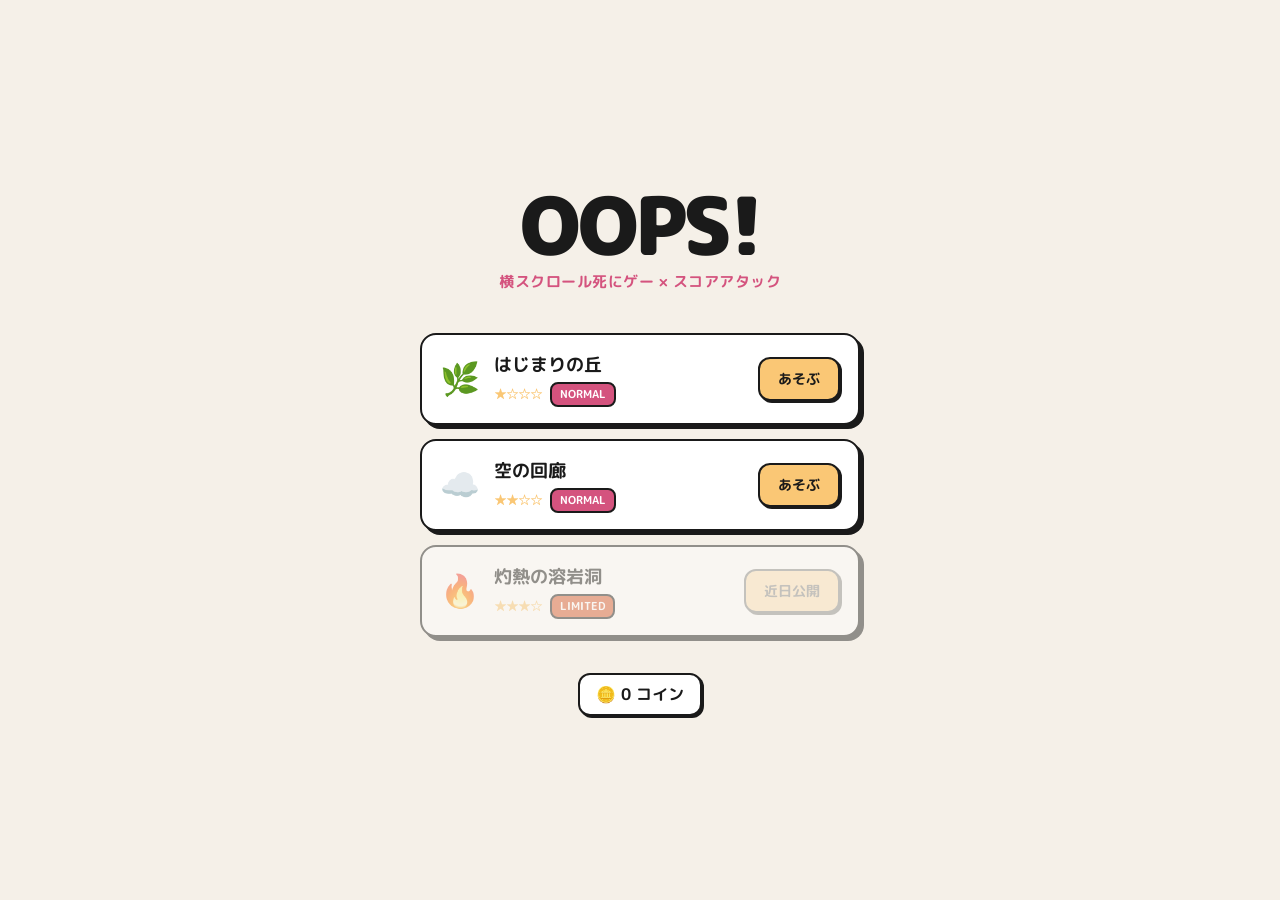
<file: index.html>
<!DOCTYPE html>
<html lang="ja">
<head>
  <meta charset="UTF-8">
  <meta name="viewport" content="width=device-width, initial-scale=1.0, user-scalable=no">
  <title>OOPS! — 死にゲー</title>
  <link rel="preconnect" href="https://fonts.googleapis.com">
  <link href="https://fonts.googleapis.com/css2?family=M+PLUS+Rounded+1c:wght@400;700;900&display=swap" rel="stylesheet">
  <link rel="stylesheet" href="style/main.css">
  <style>
    body { overflow: auto; }
  </style>
</head>
<body class="menu-page">

<div class="menu-wrap">

  <div class="game-title">OOPS!</div>
  <div class="game-subtitle">横スクロール死にゲー × スコアアタック</div>

  <div class="stage-list">

    <a class="stage-card" href="game.html?stage=stage_001">
      <div class="stage-icon">🌿</div>
      <div class="stage-info">
        <div class="stage-name">はじまりの丘</div>
        <div class="stage-meta">
          <span class="difficulty">★☆☆☆</span>
          <span class="badge badge-normal">NORMAL</span>
        </div>
      </div>
      <button class="btn-play" onclick="event.preventDefault(); location.href='game.html?stage=stage_001'">
        あそぶ
      </button>
    </a>

    <a class="stage-card" href="game.html?stage=stage_002">
      <div class="stage-icon">☁️</div>
      <div class="stage-info">
        <div class="stage-name">空の回廊</div>
        <div class="stage-meta">
          <span class="difficulty">★★☆☆</span>
          <span class="badge badge-normal">NORMAL</span>
        </div>
      </div>
      <button class="btn-play" onclick="event.preventDefault(); location.href='game.html?stage=stage_002'">
        あそぶ
      </button>
    </a>

    <!-- Future stages (locked) -->
    <div class="stage-card" style="opacity:0.45; cursor:not-allowed;">
      <div class="stage-icon">🔥</div>
      <div class="stage-info">
        <div class="stage-name">灼熱の溶岩洞</div>
        <div class="stage-meta">
          <span class="difficulty">★★★☆</span>
          <span class="badge badge-limited">LIMITED</span>
        </div>
      </div>
      <button class="btn-play" disabled style="opacity:0.5;cursor:not-allowed;">近日公開</button>
    </div>

  </div>

  <div class="menu-footer">
    <div class="coin-display">🪙 <span id="coin-count">0</span> コイン</div>
  </div>

</div>

<script>
  // Load saved coins
  const coins = parseInt(localStorage.getItem('oops_coins') || '0');
  document.getElementById('coin-count').textContent = coins.toLocaleString();
</script>

</body>
</html>
</file>
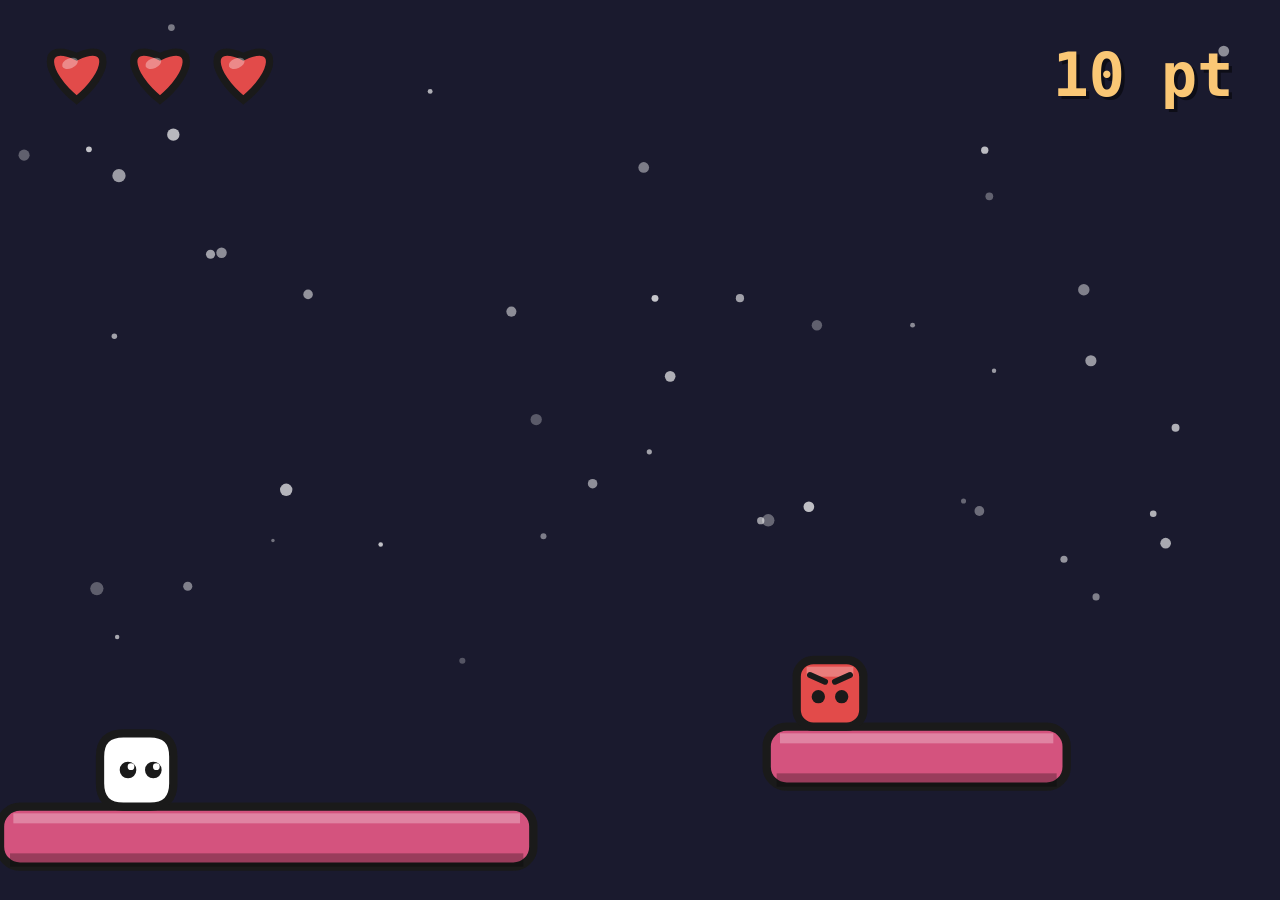
<file: game.html>
<!DOCTYPE html>
<html lang="ja">
<head>
  <meta charset="UTF-8">
  <meta name="viewport" content="width=device-width, initial-scale=1.0, user-scalable=no">
  <meta name="mobile-web-app-capable" content="yes">
  <meta name="apple-mobile-web-app-capable" content="yes">
  <title>OOPS!</title>
  <link rel="preconnect" href="https://fonts.googleapis.com">
  <link href="https://fonts.googleapis.com/css2?family=M+PLUS+Rounded+1c:wght@400;700;900&display=swap" rel="stylesheet">
  <link rel="stylesheet" href="style/main.css">
  <link rel="stylesheet" href="style/game.css">
</head>
<body>

<canvas id="gameCanvas"></canvas>

<!-- Death overlay -->
<div id="death-ui" class="overlay hidden">
  <div class="ui-card">
    <div class="dead-title">OOPS!</div>
    <div id="death-reason-text" class="death-reason">落下死 — 1回目</div>
    <div class="score-row">
      <span class="score-label">スコア</span>
      <span id="final-score" class="score-value">0 pt</span>
    </div>
    <div class="btn-group">
      <button class="btn-restart" onclick="respawn()">もう一度</button>
      <a id="btn-share" class="btn-share" href="#" target="_blank" rel="noopener">Xでシェアする</a>
      <a class="btn-home" href="index.html">ホームに戻る</a>
    </div>
  </div>
</div>

<!-- Cleared overlay -->
<div id="cleared-ui" class="overlay hidden">
  <div class="ui-card">
    <div class="cleared-title">CLEAR!</div>
    <div class="cleared-subtitle">はじまりの丘</div>
    <div class="score-row">
      <span class="score-label">スコア</span>
      <span id="cleared-score" class="score-value">0 pt</span>
    </div>
    <div class="btn-group">
      <button class="btn-restart" onclick="respawn()">もう一度</button>
      <a class="btn-home" href="index.html">ホームに戻る</a>
    </div>
  </div>
</div>

<script src="js/stages.js"></script>
<script src="js/particles.js"></script>
<script src="js/player.js"></script>
<script src="js/enemy.js"></script>
<script src="js/wire.js"></script>
<script src="js/ui.js"></script>
<script src="js/game.js"></script>

<script>
  // Share button text generation
  document.getElementById('death-ui').addEventListener('transitionend', () => {});
  window.addEventListener('DOMContentLoaded', () => {
    const shareBtn = document.getElementById('btn-share');
    shareBtn.addEventListener('click', (e) => {
      e.preventDefault();
      const deaths = parseInt(localStorage.getItem('oops_deaths') || '0');
      const text = encodeURIComponent(
        `死亡回数: ${deaths}回\nステージ: はじまりの丘\n\n#OOPS死にゲー`
      );
      window.open(`https://twitter.com/intent/tweet?text=${text}`, '_blank');
    });
  });
</script>

</body>
</html>
</file>
<file: style/main.css>
/* ── OOPS! — Shared styles ───────────────────────────────────────────────── */

@import url('https://fonts.googleapis.com/css2?family=M+PLUS+Rounded+1c:wght@400;700;900&display=swap');

*, *::before, *::after {
  box-sizing: border-box;
  margin: 0;
  padding: 0;
}

:root {
  --col-bg-game:    #1a1a2e;
  --col-bg-menu:    #F5F0E8;
  --col-yellow:     #FAC775;
  --col-pink:       #D4537E;
  --col-coral:      #D85A30;
  --col-mint:       #1D9E75;
  --col-white:      #FFFFFF;
  --col-black:      #1a1a1a;
  --col-red:        #E24B4A;
}

body {
  font-family: 'M PLUS Rounded 1c', sans-serif;
  background: var(--col-bg-game);
  color: var(--col-white);
  overflow: hidden;
  user-select: none;
  -webkit-user-select: none;
}

/* ── Menu page ───────────────────────────────────────────────────────────── */

body.menu-page {
  background: var(--col-bg-menu);
  color: var(--col-black);
  display: flex;
  align-items: center;
  justify-content: center;
  min-height: 100vh;
  overflow: auto;
}

.menu-wrap {
  text-align: center;
  padding: 32px 20px;
  max-width: 480px;
  width: 100%;
}

.game-title {
  font-size: 80px;
  font-weight: 900;
  color: var(--col-black);
  letter-spacing: -3px;
  line-height: 1;
  margin-bottom: 6px;
}

.game-subtitle {
  font-size: 15px;
  font-weight: 700;
  color: var(--col-pink);
  margin-bottom: 40px;
  letter-spacing: 0.5px;
}

/* Stage cards */
.stage-list {
  display: flex;
  flex-direction: column;
  gap: 14px;
  margin-bottom: 36px;
}

.stage-card {
  background: var(--col-white);
  border: 2.5px solid var(--col-black);
  border-radius: 16px;
  padding: 16px 18px;
  box-shadow: 4px 4px 0 var(--col-black);
  display: flex;
  align-items: center;
  gap: 14px;
  cursor: pointer;
  transition: transform 0.08s, box-shadow 0.08s;
  text-decoration: none;
  color: inherit;
}

.stage-card:active {
  transform: translate(2px, 2px);
  box-shadow: 2px 2px 0 var(--col-black);
}

.stage-icon {
  font-size: 32px;
  flex-shrink: 0;
}

.stage-info {
  flex: 1;
  text-align: left;
}

.stage-name {
  font-size: 18px;
  font-weight: 700;
  margin-bottom: 4px;
}

.stage-meta {
  display: flex;
  gap: 8px;
  align-items: center;
  font-size: 12px;
  font-weight: 700;
}

.badge {
  border-radius: 8px;
  padding: 2px 8px;
  border: 2px solid var(--col-black);
  font-size: 11px;
  font-weight: 700;
}

.badge-normal  { background: var(--col-pink);  color: #fff; }
.badge-limited { background: var(--col-coral); color: #fff; }

.difficulty {
  color: var(--col-yellow);
  font-size: 13px;
  letter-spacing: -1px;
}

.btn-play {
  background: var(--col-yellow);
  color: var(--col-black);
  border: 2.5px solid var(--col-black);
  border-radius: 12px;
  padding: 10px 18px;
  font-family: inherit;
  font-size: 14px;
  font-weight: 700;
  cursor: pointer;
  box-shadow: 2px 2px 0 var(--col-black);
  white-space: nowrap;
  transition: transform 0.08s, box-shadow 0.08s;
}

.btn-play:active {
  transform: translate(1px, 1px);
  box-shadow: 1px 1px 0 var(--col-black);
}

/* Footer */
.menu-footer {
  display: flex;
  justify-content: center;
  align-items: center;
  gap: 20px;
  font-size: 16px;
  font-weight: 700;
}

.coin-display {
  background: var(--col-white);
  border: 2.5px solid var(--col-black);
  border-radius: 12px;
  padding: 8px 16px;
  box-shadow: 2px 2px 0 var(--col-black);
}
</file>
<file: style/game.css>
/* ── OOPS! — Game page styles ─────────────────────────────────────────────── */

body {
  background: #000;
  touch-action: none;
}

#gameCanvas {
  display: block;
  position: fixed;
  top: 0;
  left: 0;
  width: 100%;
  height: 100%;
}

/* ── Overlay UI (Death / Cleared) ─────────────────────────────────────────── */

.overlay {
  position: fixed;
  inset: 0;
  display: flex;
  align-items: center;
  justify-content: center;
  z-index: 200;
  background: rgba(26, 26, 46, 0.72);
  backdrop-filter: blur(2px);
}

.overlay.hidden {
  display: none;
}

.ui-card {
  background: #F5F0E8;
  border: 2.5px solid #1a1a1a;
  border-radius: 20px;
  padding: 28px 36px;
  text-align: center;
  box-shadow: 6px 6px 0 #1a1a1a;
  font-family: 'M PLUS Rounded 1c', sans-serif;
  color: #1a1a1a;
  min-width: 270px;
  animation: card-in 0.25s cubic-bezier(0.34, 1.56, 0.64, 1) both;
}

@keyframes card-in {
  from { transform: scale(0.7) translateY(20px); opacity: 0; }
  to   { transform: scale(1)   translateY(0);    opacity: 1; }
}

/* Death card */
.dead-title {
  font-size: 58px;
  font-weight: 900;
  color: #E24B4A;
  letter-spacing: -3px;
  line-height: 1;
  margin-bottom: 8px;
  /* ゲームタイトルと同じずらし影 */
  text-shadow: 3px 3px 0 rgba(0,0,0,0.18);
}

.death-reason {
  font-size: 15px;
  font-weight: 700;
  color: #888;
  margin-bottom: 20px;
}

.score-row {
  display: flex;
  align-items: center;
  justify-content: center;
  gap: 10px;
  margin-bottom: 22px;
}

.score-label {
  font-size: 14px;
  font-weight: 700;
  color: #888;
}

.score-value {
  font-size: 26px;
  font-weight: 900;
  color: #FAC775;
  font-family: monospace;
  /* text outline */
  -webkit-text-stroke: 1px #1a1a1a;
}

.btn-group {
  display: flex;
  flex-direction: column;
  gap: 10px;
}

.btn-restart {
  background: #FAC775;
  color: #1a1a1a;
  border: 2.5px solid #1a1a1a;
  border-radius: 14px;
  padding: 13px 32px;
  font-family: inherit;
  font-size: 17px;
  font-weight: 700;
  cursor: pointer;
  box-shadow: 3px 3px 0 #1a1a1a;
  transition: transform 0.08s, box-shadow 0.08s;
}

.btn-restart:active {
  transform: translate(2px, 2px);
  box-shadow: 1px 1px 0 #1a1a1a;
}

.btn-share {
  background: #1a1a1a;
  color: #FFFFFF;
  border: 2.5px solid #1a1a1a;
  border-radius: 14px;
  padding: 11px 28px;
  font-family: inherit;
  font-size: 14px;
  font-weight: 700;
  cursor: pointer;
  text-decoration: none;
  display: block;
  box-shadow: 3px 3px 0 #555;
  transition: transform 0.08s, box-shadow 0.08s;
}

.btn-share:active {
  transform: translate(2px, 2px);
  box-shadow: 1px 1px 0 #555;
}

.btn-home {
  background: transparent;
  color: #888;
  border: 2px solid #ccc;
  border-radius: 12px;
  padding: 9px 24px;
  font-family: inherit;
  font-size: 13px;
  font-weight: 700;
  cursor: pointer;
  text-decoration: none;
  display: block;
  transition: color 0.1s, border-color 0.1s;
}

.btn-home:hover {
  color: #444;
  border-color: #999;
}

/* Cleared card */
.cleared-title {
  font-size: 48px;
  font-weight: 900;
  color: #1D9E75;
  letter-spacing: -1px;
  line-height: 1;
  margin-bottom: 8px;
}

.cleared-subtitle {
  font-size: 14px;
  font-weight: 700;
  color: #888;
  margin-bottom: 20px;
}
</file>
